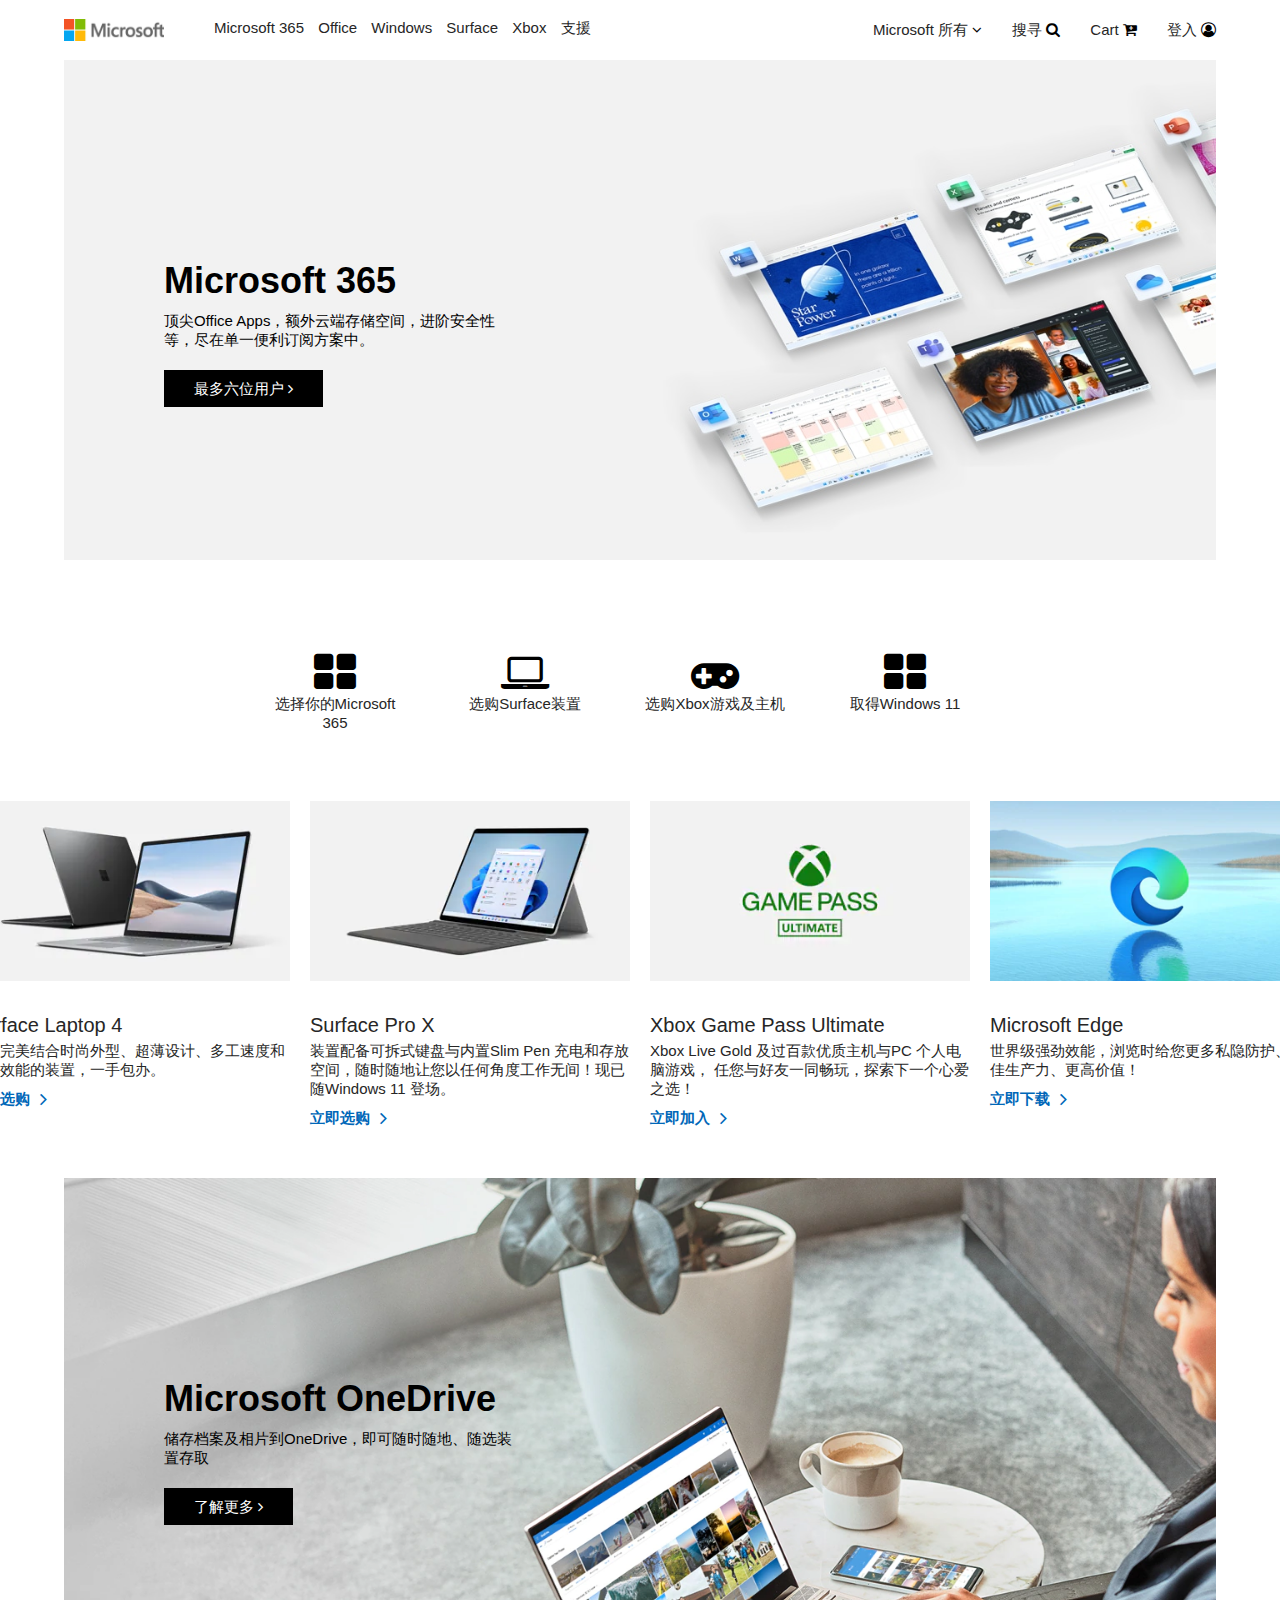
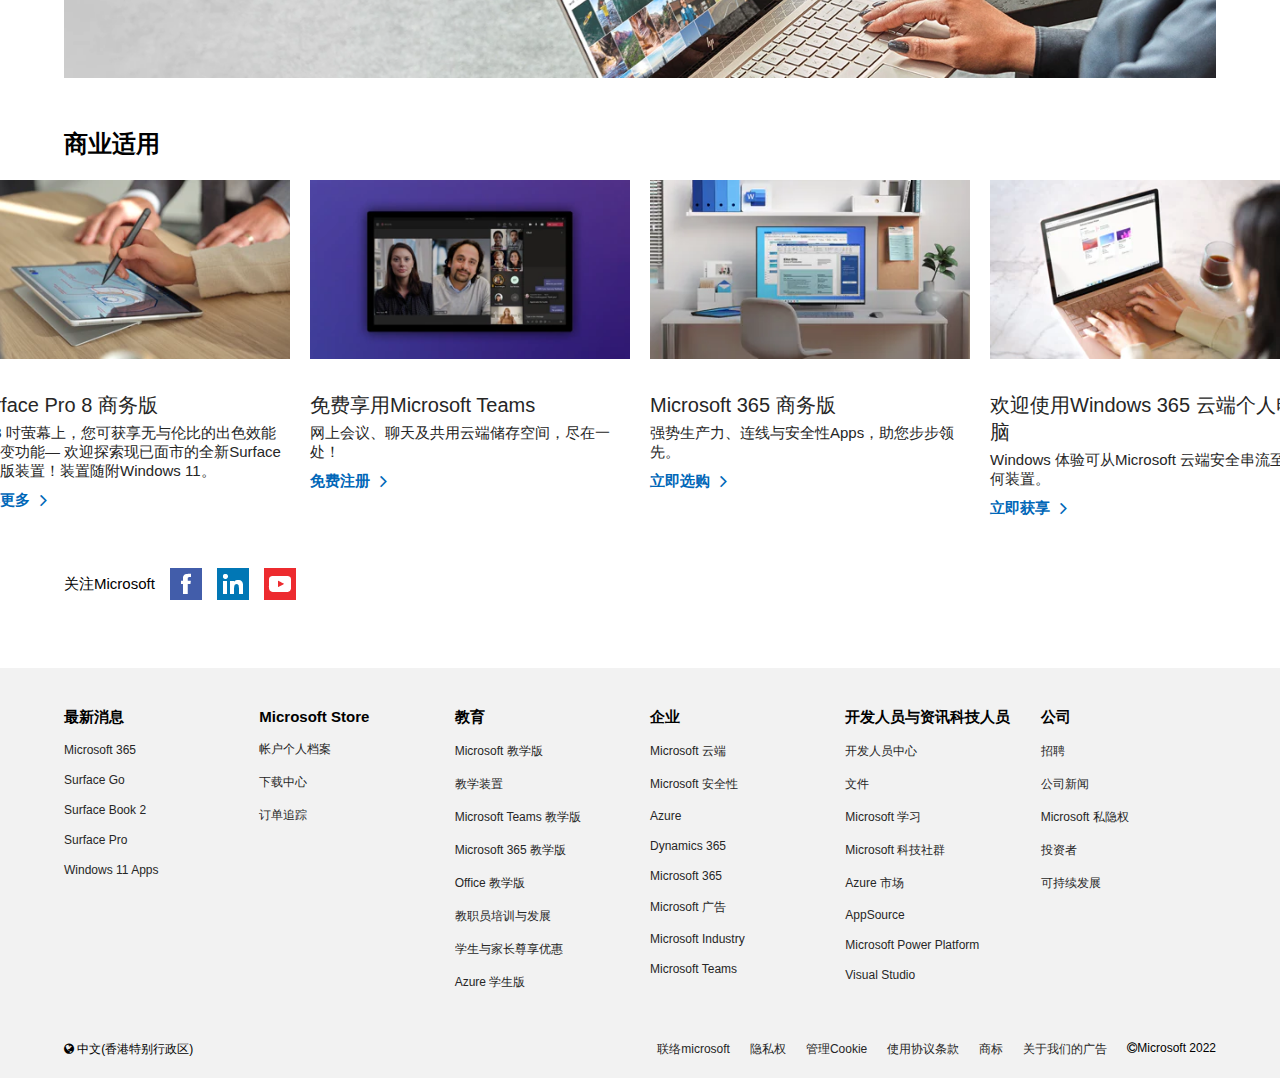
<file: Microsoft/index.html>
<!DOCTYPE html>
<html lang="en">

<head>
    <meta charset="UTF-8">
    <meta http-equiv="X-UA-Compatible" content="IE=edge">
    <meta name="viewport" content="width=device-width, initial-scale=1.0">
    <title>Microsoft</title>
    <link rel="shortcut icon" href="./images/favicon.ico">
    <link href="//netdna.bootstrapcdn.com/font-awesome/4.7.0/css/font-awesome.min.css" rel="stylesheet">
    <link rel="stylesheet" href="./index.css">
</head>

<body>
    <!-- menu-button -->
    <div class="menu-btn">
        <i class="fa fa-bars fa-2x"></i>
    </div>

    <!-- phone menu -->
    <div class="phone-menu">
        <ul>
            <li class="item"><a href="#">Microsoft 365</a></li>
            <li class="item"><a href="#">Office</a></li>
            <li class="item"><a href="#">Windows</a></li>
            <li class="item"><a href="#">Surface</a></li>
            <li class="item"><a href="#">Xbos</a></li>
            <li class="item"><a href="#">支援</a></li>
            <li class="item"><a href="#">软件<span>软件</span><i class="fa fa-angle-down"></i></a></li>
            <li class="item"><a href="#"><span>PC 及装置</span><i class="fa fa-angle-down"></i></a></li>
            <li class="item"><a href="#"><span>娱乐</span><i class="fa fa-angle-down"></i></a></li>
            <li class="item"><a href="#"><span>企业</span><i class="fa fa-angle-down"></i></a></li>
            <li class="item"><a href="#"><span>开发人员与资讯科技人员</span><i class="fa fa-angle-down"></i></a></li>
            <li class="item"><a href="#"><span>其他</span><i class="fa fa-angle-down"></i></a></li>
            <li class="item"><a href="#">查看网站地图</a></li>
        </ul>
    </div>

    <!-- main -->
    <div class="container">
        <header class="header">
            <div class="header-left">
                <img src="./images/Microsoft.png" alt="">
                <ul class="nav dispear-phone">
                    <ui class="item"><a href="#">Microsoft 365</a></ui>
                    <ui class="item"><a href="#">Office</a></ui>
                    <ui class="item"><a href="#">Windows</a></ui>
                    <ui class="item"><a href="#">Surface</a></ui>
                    <ui class="item"><a href="#">Xbox</a></ui>
                    <ui class="item"><a href="#">支援</a></ui>
                </ul>
            </div>
            <div class="header-right">
                <div class="item dispear-phone"><a href="#">Microsoft 所有 </a><i class="fa fa-angle-down"></i></div>
                <div class="item"><a href="#" class="dispear-phone">搜寻 </a><i class="fa fa-search"></i></div>
                <div class="item"><a href="#" class="dispear-phone">Cart </a><i class="fa fa-cart-plus"></i></div>
                <div class="item"><a href="#" class="dispear-phone">登入 </a><i class="fa fa-user-circle-o"></i></div>
            </div>
        </header>

        <section class="banner1">
            <div class="content dispear-phone">
                <p class="title">Microsoft 365</p>
                <p class="description">顶尖Office Apps，额外云端存储空间，进阶安全性等，尽在单一便利订阅方案中。</p>
                <span class="btn"><a href="#">最多六位用户 <i class="fa fa-angle-right"></i></a></span>
            </div>
        </section>

        <section class="itemscope width-90">
            <ul class="scope">
                <li class="item"><i class="fa fa-th-large fa-3x"></i><a href="#">选择你的Microsoft 365</a></li>
                <li class="item"><i class="fa fa-laptop fa-3x"></i><a href="#">选购Surface装置</a></li>
                <li class="item"><i class="fa fa-gamepad fa-3x"></i><a href="#">选购Xbox游戏及主机</a></li>
                <li class="item"><i class="fa fa-th-large fa-3x"></i><a href="#">取得Windows 11</a></li>
            </ul>
        </section>

        <section class="primary1 width-90">
            <div class="item">
                <a href="#">
                    <img src="./images/surface laptop 4.webp" alt="Surface Laptop 4">
                    <p class="title">Surface Laptop 4</p>
                    <p class="content">运用完美结合时尚外型、超薄设计、多工速度和增强效能的装置，一手包办。</p>
                    <p class="btn"><a href="#"><span>立即选购</span><i class="fa fa-angle-right fa-lg"></i></a></p>
                </a>
            </div>
            <div class="item">
                <a href="#">
                    <img src="./images/surface pro x.webp" alt="Surface Pro X">
                    <p class="title">Surface Pro X</p>
                    <p class="content">装置配备可拆式键盘与内置Slim Pen 充电和存放空间，随时随地让您以任何角度工作无间！现已随Windows 11 登场。</p>
                    <p class="btn"><a href="#"><span>立即选购</span><i class="fa fa-angle-right fa-lg"></i></a></p>
                </a>
            </div>
            <div class="item">
                <a href="#">
                    <img src="./images/xbox.webp" alt="Xbox">
                    <p class="title">Xbox Game Pass Ultimate</p>
                    <p class="content">Xbox Live Gold 及过百款优质主机与PC 个人电脑游戏， 任您与好友一同畅玩，探索下一个心爱之选！</p>
                    <p class="btn"><a href="#"><span>立即加入</span><i class="fa fa-angle-right fa-lg"></i></a></p>
                </a>
            </div>
            <div class="item">
                <a href="#">
                    <img src="./images/edge.webp" alt="Micorsoft Edge">
                    <p class="title">Microsoft Edge</p>
                    <p class="content">世界级强劲效能，浏览时给您更多私隐防护、更佳生产力、更高价值！</p>
                    <p class="btn"><a href="#"><span>立即下载</span><i class="fa fa-angle-right fa-lg"></i></a></p>
                </a>
            </div>
        </section>

        <section class="banner2">
            <div class="content dispear-phone">
                <p class="title">Microsoft OneDrive</p>
                <p class="description">储存档案及相片到OneDrive，即可随时随地、随选装置存取</p>
                <span class="btn"><a href="#">了解更多 <i class="fa fa-angle-right"></i></a></span>
            </div>
        </section>

        <p class="business width-90">商业适用</p>

        <section class="primary1 width-90">
            <div class="item">
                <a href="#">
                    <img src="./images/Surface Pro 8.webp" alt="Surface Pro 8">
                    <p class="title">Surface Pro 8 商务版</p>
                    <p class="content">在13 吋萤幕上，您可获享无与伦比的出色效能与百变功能— 欢迎探索现已面市的全新Surface 商务版装置！装置随附Windows 11。</p>
                    <p class="btn"><a href="#"><span>了解更多</span><i class="fa fa-angle-right fa-lg"></i></a></p>
                </a>
            </div>
            <div class="item">
                <a href="#">
                    <img src="./images/teams.webp" alt="Microsoft Teams">
                    <p class="title">免费享用Microsoft Teams</p>
                    <p class="content">网上会议、聊天及共用云端储存空间，尽在一处！</p>
                    <p class="btn"><a href="#"><span>免费注册</span><i class="fa fa-angle-right fa-lg"></i></a></p>
                </a>
            </div>
            <div class="item">
                <a href="#">
                    <img src="./images/microsoft 365.webp" alt="Microsoft 365">
                    <p class="title">Microsoft 365 商务版</p>
                    <p class="content">强势生产力、连线与安全性Apps，助您步步领先。</p>
                    <p class="btn"><a href="#"><span>立即选购</span><i class="fa fa-angle-right fa-lg"></i></a></p>
                </a>
            </div>
            <div class="item">
                <a href="#">
                    <img src="./images/windows 365.webp" alt="Windows 365">
                    <p class="title">欢迎使用Windows 365 云端个人电脑</p>
                    <p class="content">Windows 体验可从Microsoft 云端安全串流至任何装置。</p>
                    <p class="btn"><a href="#"><span>立即获享</span><i class="fa fa-angle-right fa-lg"></i></a></p>
                </a>
            </div>
        </section>

        <div class="follow width-90">
            <ul>
                <li>关注Microsoft</li>
                <li><a href="www.facebook.com"><img src="./images/facebook.png" alt="facebook"></a></li>
                <li><a href="www.linkedin.com"><img src="./images/linkedin.png" alt="linkedin"></a></li>
                <li><a href="www.youtube.com"><img src="./images/youtube.png" alt="youtube"></a></li>
            </ul>
        </div>
    </div>

    <!-- footer -->
    <footer class="footer">
        <div class="container">
            <div class="links">
                <div class="link">
                    <div class="head">最新消息</div>
                    <div class="item"><a href="#">Microsoft 365</a></div>
                    <div class="item"><a href="#">Surface Go</a></div>
                    <div class="item"><a href="#">Surface Book 2</a></div>
                    <div class="item"><a href="#">Surface Pro</a></div>
                    <div class="item"><a href="#">Windows 11 Apps</a></div>
                </div>
                <div class="link">
                    <div class="head">Microsoft Store</div>
                    <div class="item"><a href="#">帐户个人档案</a></div>
                    <div class="item"><a href="#">下载中心</a></div>
                    <div class="item"><a href="#">订单追踪</a></div>
                </div>
                <div class="link">
                    <div class="head">教育</div>
                    <div class="item"><a href="#">Microsoft 教学版</a></div>
                    <div class="item"><a href="#">教学装置</a></div>
                    <div class="item"><a href="#">Microsoft Teams 教学版</a></div>
                    <div class="item"><a href="#">Microsoft 365 教学版</a></div>
                    <div class="item"><a href="#">Office 教学版</a></div>
                    <div class="item"><a href="#">教职员培训与发展</a></div>
                    <div class="item"><a href="#">学生与家长尊享优惠</a></div>
                    <div class="item"><a href="#">Azure 学生版</a></div>
                </div>
                <div class="link">
                    <div class="head">企业</div>
                    <div class="item"><a href="#">Microsoft 云端</a></div>
                    <div class="item"><a href="#">Microsoft 安全性</a></div>
                    <div class="item"><a href="#">Azure</a></div>
                    <div class="item"><a href="#">Dynamics 365</a></div>
                    <div class="item"><a href="#">Microsoft 365</a></div>
                    <div class="item"><a href="#">Microsoft 广告</a></div>
                    <div class="item"><a href="#">Microsoft Industry</a></div>
                    <div class="item"><a href="#">Microsoft Teams</a></div>
                </div>
                <div class="link">
                    <div class="head">开发人员与资讯科技人员</div>
                    <div class="item"><a href="#">开发人员中心</a></div>
                    <div class="item"><a href="#">文件</a></div>
                    <div class="item"><a href="#">Microsoft 学习</a></div>
                    <div class="item"><a href="#">Microsoft 科技社群</a></div>
                    <div class="item"><a href="#">Azure 市场</a></div>
                    <div class="item"><a href="#">AppSource</a></div>
                    <div class="item"><a href="#">Microsoft Power Platform</a></div>
                    <div class="item"><a href="#">Visual Studio</a></div>
                </div>
                <div class="link">
                    <div class="head">公司</div>
                    <div class="item"><a href="#">招聘</a></div>
                    <div class="item"><a href="#">公司新闻</a></div>
                    <div class="item"><a href="#">Microsoft 私隐权</a></div>
                    <div class="item"><a href="#">投资者</a></div>
                    <div class="item"><a href="#">可持续发展</a></div>
                </div>
            </div>

            <div class="others">
                <div class="other-left">
                    <i class="fa fa-globe"></i>
                    <span class="locate">中文(香港特别行政区)</span>
                </div>
                <div class="other-right">
                    <div class="item"><a href="#">联络microsoft</a></div>
                    <div class="item"><a href="#">隐私权</a></div>
                    <div class="item"><a href="#">管理Cookie</a></div>
                    <div class="item"><a href="#">使用协议条款</a></div>
                    <div class="item"><a href="#">商标</a></div>
                    <div class="item"><a href="#">关于我们的广告</a></div>
                    <div><i class="fa fa-copyright"></i>Microsoft 2022</div>
                </div>
            </div>
        </div>
    </footer>

</body>

</html>
</file>
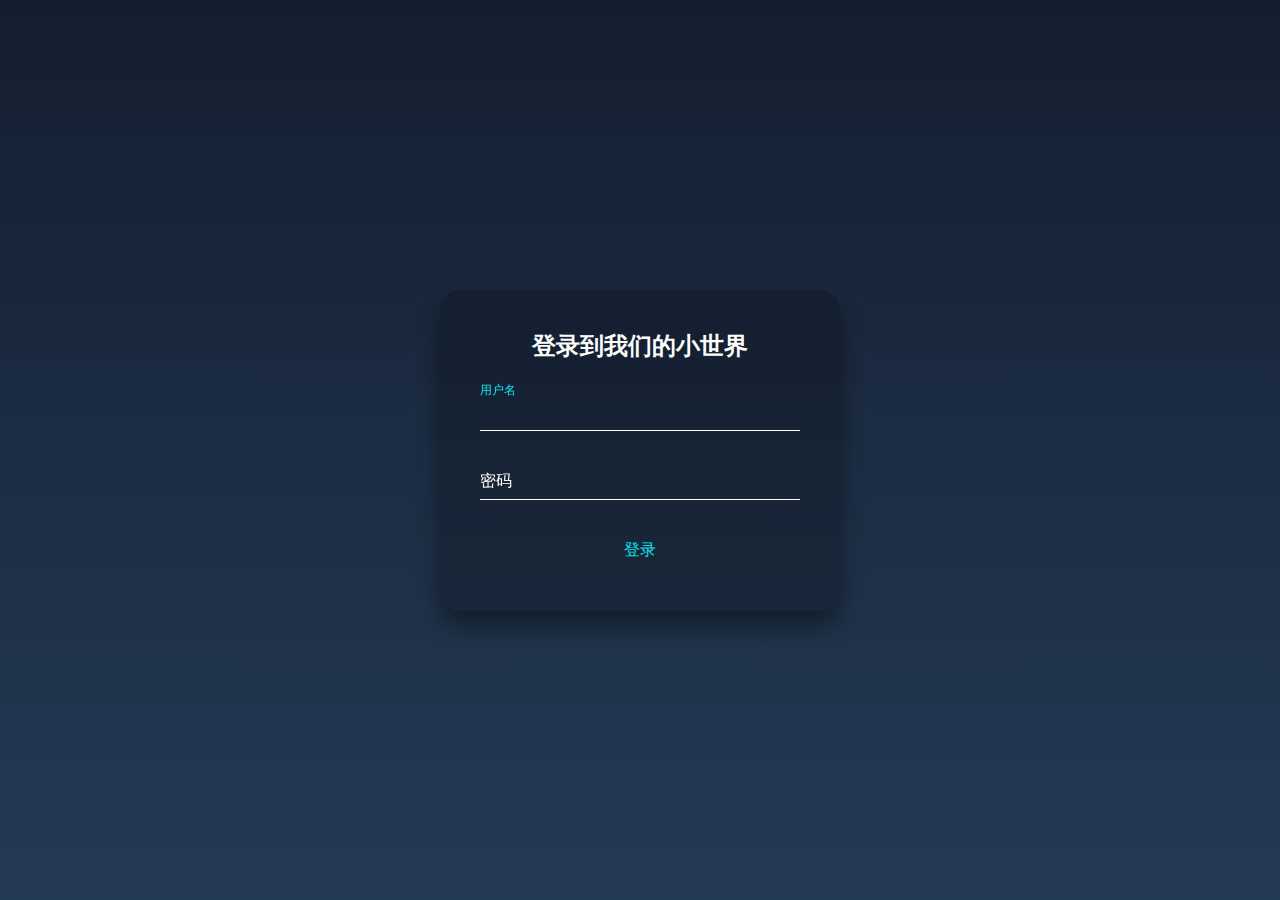
<file: Login/login.html>
<!DOCTYPE html>
<html lang="en">

<head>
    <meta charset="UTF-8">
    <meta http-equiv="X-UA-Compatible" content="IE=edge">
    <meta name="viewport" content="width=device-width, initial-scale=1.0">
    <title>Login</title>
    <link rel="shortcut icon" href="./logo.png">
    <link rel="stylesheet" href="./login.css">
</head>

<body>
    <div class="container">
        <h2>登录到我们的小世界</h2>
        <div class="form-input">
            <input type="text" class="input" required autofocus>
            <label>用户名</label>
        </div>
        <div class="form-input">
            <input type="password" class="input" required>
            <label>密码</label>
        </div>
        <a href="javascript:void(0)" onclick="submit()">
            登录
            <span></span>
            <span></span>
            <span></span>
            <span></span>
        </a>
    </div>

    <script src="https://apps.bdimg.com/libs/jquery/2.1.4/jquery.min.js"></script>
    <script>
        function submit() {
            username = document.getElementsByTagName('input')[0].value;
            password = document.getElementsByTagName('input')[1].value;

            $.getJSON("./user.json", function (data) {
                console.log(data)
                if(username === data.username && password === data.password){
                    window.location.href='http://www.baidu.com';
                }
            });

        }
    </script>
</body>

</html>
</file>
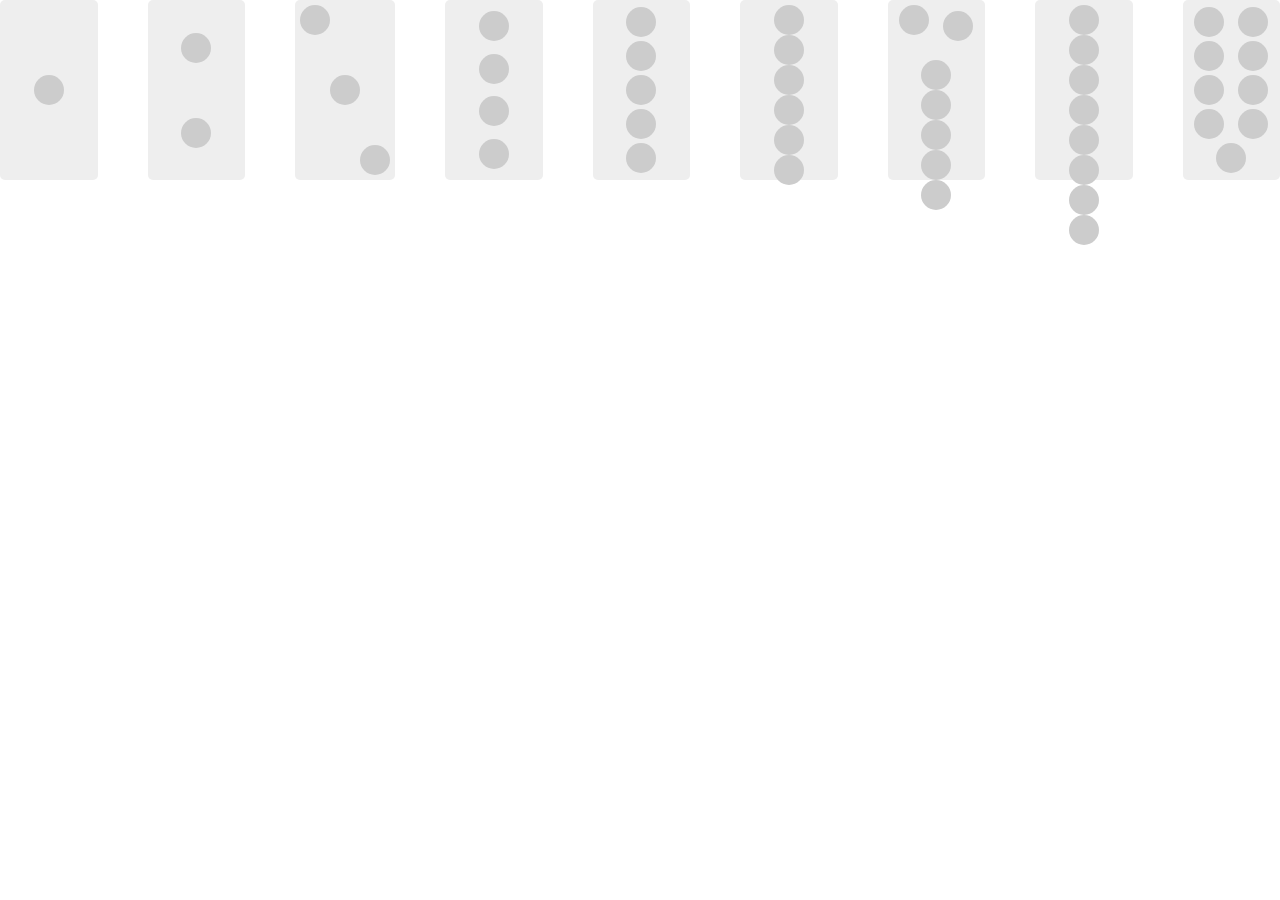
<file: majiang/majiang-flex.html>
<!DOCTYPE html>
<html lang="en">
<head>
    <meta charset="UTF-8">
    <meta http-equiv="X-UA-Compatible" content="IE=edge">
    <meta name="viewport" content="width=device-width, initial-scale=1.0">
    <title>麻将-flex布局</title>
    <link rel="stylesheet" href="./majiang.css">
</head>
<body>
    <div class="container">
        <div class="box">
            <ul class="one">
                <li class="item"></li>
            </ul>
        </div>
        <div class="box">
            <ul class="two">
                <li class="item"></li>
                <li class="item"></li>
            </ul>
        </div>
        <div class="box">
            <ul class="three">
                <li class="item"></li>
                <li class="item"></li>
                <li class="item"></li>
            </ul>
        </div>
        <div class="box">
            <ul class="four">
                <li class="item"></li>
                <li class="item"></li>
                <li class="item"></li>
                <li class="item"></li>
            </ul>
        </div>
        <div class="box">
            <ul class="five">
                <li class="item"></li>
                <li class="item"></li>
                <li class="item"></li>
                <li class="item"></li>
                <li class="item"></li>
            </ul>
        </div>
        <div class="box">
            <ul class="six">
                <li class="item"></li>
                <li class="item"></li>
                <li class="item"></li>
                <li class="item"></li>
                <li class="item"></li>
                <li class="item"></li>
            </ul>
        </div>
        <div class="box">
            <ul class="seven-top">
                <li class="item"></li>
                <li class="item"></li>
                <li class="item"></li>
            </ul>
            <ul class="seven-bottom">
                <li class="item"></li>
                <li class="item"></li>
                <li class="item"></li>
                <li class="item"></li>
        </div>
        <div class="box">
            <ul class="eight">
                <li class="item"></li>
                <li class="item"></li>
                <li class="item"></li>
                <li class="item"></li>
                <li class="item"></li>
                <li class="item"></li>
                <li class="item"></li>
                <li class="item"></li>
            </ul>
        </div>
        <div class="box">
            <ul class="nine">
                <li class="item"></li>
                <li class="item"></li>
                <li class="item"></li>
                <li class="item"></li>
                <li class="item"></li>
                <li class="item"></li>
                <li class="item"></li>
                <li class="item"></li>
                <li class="item"></li>
            </ul>
        </div>
    </div>
</body>
</html>
</file>
<file: Microsoft/index.css>
*{
    margin: 0;
    padding: 0;
    box-sizing: border-box;
}

body{
    font-size: 15px;
    font-family: 'Segoe UI',SegoeUI,'Microsoft JhengHei',微軟正黑體,"Helvetica Neue",Helvetica,Arial,sans-serif;
    min-width: 310px;
    color: #000;
    background-color: #fff;
}

.container{
    width: 90%;
    margin: 0 auto;
}

a{
    color: #262626;
    text-decoration: none;
}

ul{
    list-style: none;
}

/* ---------------phone-menu----------------- */
.menu-btn{
    position: absolute;
    top: 15px;
    left: 20px;
    cursor: pointer;
    z-index: 2;
    display: none;
}

.phone-menu{
    display: none;
}

/* ---------------Header---------------- */
.header{
    height: 60px;
    display: flex;
    align-items: center;
    justify-content: space-between;
}

/* header-left */
.header .header-left{
    display: flex;
}

.header .header-left img{
    width: 100px;
}

.header .header-left .nav{
    margin-left: 40px;
}

.header .header-left .nav .item{
    margin-left: 10px;
}

.header .header-left .nav .item:hover{
    border-bottom: 4px solid #000;
}

/* header-left */
.header .header-right{
    display: flex;
}

.header .header-right .item{
    margin-left: 30px;
}

.header .header-right .item:hover{
    border-bottom: 4px solid #000;
}

/* -------------Banner1--------------- */
.banner1{
    width: 100%;
    height: 500px;
    background: url(./images/banner1.jpg) no-repeat center center/cover;
}

.banner1 .content{
    width: 40%;
    padding-top: 200px;
    padding-left: 100px;
}

.banner1 .content .title{
    font-size: 36px;
    font-weight: 700;
    margin-bottom: 10px;
}

.banner1 .content .description{
    margin-bottom: 30px;
}

.banner1 .content .btn{
    background-color: #000;
    padding: 10px 30px;
}

.banner1 .content .btn a{
    color: #fff;
}

/* ----------------itemscope--------------- */
.itemscope{
    /* height: 250px; */
    margin: 70px;
    display: flex;
    justify-content: center;
    align-items: center;
}

.itemscope .scope{
    margin-top: 20px;
    display: flex;
    justify-content: center;
}

.itemscope .scope .item{
    display: flex;
    flex-direction: column;
    align-items: center;
    width: 150px;
    margin-right: 40px;
}

.itemscope .scope .item a{
    text-align: center;
}

.itemscope .scope .item a:hover{
    text-decoration:underline;
}

/* -------------primary1--------------- */
.primary1{
    /* height: 400px; */
    margin-top: 20px;
    display: grid;
    grid-template-columns: repeat(4, 1fr);
    justify-content: center;
    align-items: flex-start;
    gap: 20px;
}

.primary1 .item{
    display: flex;
    flex-direction: column;
}

.primary1 .item img{
    width: 320px;
}

.primary1 .item .title{
    font-size: 20px;
    font-weight: 500;
    margin-top: 30px;
}

.primary1 .item .content{
    margin: 5px 0 10px;
}

.primary1 .item .btn a{
    color: #0067b8;
    display: flex;
    align-items: center;
    /* justify-content: center; */
}

.primary1 .item .btn span{
    color: #0067b8;
    font-weight: 800;
    margin-right: 10px;
    transition: margin-right 0.5s;
}

.primary1 .item .btn span:hover{
    border-bottom: 3px solid #0067b8;
    margin-right: 15px;
}

.primary1 .item .btn i{
    color: #0067b8;
}

/* -------------Banner2--------------- */
.banner2{
    height: 500px;
    width: 100%;
    background: url(./images/banner2.webp) no-repeat center center/cover;
    margin: 50px 0;
}

.banner2 .content{
    width: 40%;
    padding-top: 200px;
    padding-left: 100px;
}

.banner2 .content .title{
    font-size: 36px;
    font-weight: 700;
    margin-bottom: 10px;
}

.banner2 .content .description{
    margin-bottom: 30px;
}

.banner2 .content .btn{
    background-color: #000;
    padding: 10px 30px;
}

.banner2 .content .btn a{
    color: #fff;
}

/* -------------- business --------------- */
.business{
    font-size: 24px;
    font-weight: 700;
}

/* -------------- follow ------------------ */
.follow{
    margin-top: 50px;
    height: 100px;
}

.follow ul{
    display: flex;
    gap: 15px;
    align-items: center;
}

.follow ul li{
    line-height: 32px;
    height: 32px;
}

/* ---------------- footer ----------------- */
.footer{
    width: 100%;
    background-color: #f2f2f2;
    font-size: 12px;
}

.footer .container{
    width: 90%;
    margin: 0 auto;
}

.footer .container .links{
    padding-top: 40px;
    display: grid;
    grid-template-columns: repeat(6, 1fr);
    gap: 20px;
}

.footer .container .links .link{
    display: flex;
    flex-direction: column;
    gap: 16px;
}

.footer .container .links .link .head{
    font-size: 15px;
    font-weight: 600;
}

.footer .container .links .link .item:hover{
    text-decoration: underline;
}

.footer .container .others{
    padding: 50px 0 20px;
    display: flex;
    justify-content: space-between;
}

.footer .container .others .other-right{
    display: flex;
    gap: 20px;
}

.footer .container .others .other-right .item:hover{
    text-decoration: underline;
}

/* ----------------- 自适应布局 ----------------- */
@media(max-width : 850px) {
    .menu-btn{
        display: block;
    }

    .phone-menu{
        width: 100%;
        height: 700px;
        position: absolute;
        top: 60px;
        background-color: #f2f2f2;
        transform: translate(-500px);
    }

    .dispear-phone{
        display: none;
    }

    .header .header-left img{
        position: absolute;
        left: 50%;
        transform: translate(-50%, -50%);
    }

    .container{
        width: 100%;
    }

    .width-90{
        width: 90%;
        margin: 0 auto;
    }

    .primary1{
        grid-template-columns: repeat(2, 1fr);
    }

    .business{
        margin-bottom: 10px;
    }

    .follow{
        margin-top: 30px;
    }

    .footer .container .links{
        grid-template-columns: repeat(3, 1fr);
        gap: 40px;
    }

    .footer .container .others{
        flex-direction: column;
        gap: 10px;
    }
}

@media(max-width : 550px) {
    .itemscope{
        margin-bottom: 50px;
    }
    .itemscope .scope{
        flex-direction: column;
        gap: 20px;
    }

    .primary1{
        grid-template-columns: 1fr;
        gap: 30px;
    }

    .primary1 .item a{
        display: flex;
        flex-direction: column;
        align-items: center;
    }

    .primary1 .item .title{
        margin-top: 10px;
    }

    .footer .container .links{
        grid-template-columns: 1fr;
        gap: 20px;
    }

    .footer .container .links .link{
        gap: 8px;
    }

    .footer .container .others .other-right{
        flex-direction: column;
        gap: 5px;
    }
}
</file>
<file: Login/login.css>
*{
    margin: 0;
    padding: 0;
    box-sizing: border-box;
}

body{
    display: flex;
    justify-content: center;
    align-items: center;
    height: 100vh;
    background: linear-gradient(#141e30, #243b55);
}

.container{
    width: 400px;
    display: flex;
    flex-direction: column;
    align-items: center;
    padding: 40px;
    background-color: rgba(0, 0, 0, 0.2);
    border-radius: 20px;
    box-shadow: 0 15px 25px rgba(0, 0, 0, 0.4);
}

h2{
    color: #fff;
    margin-bottom: 30px;
}

.form-input{
    position: relative;
    width: 100%;
}

input{
    outline: none;
    border: none;
    width: 100%;
    padding: 10px 0;
    margin-bottom: 30px;
    color: #fff;
    font-size: 16px;
    border-bottom: 1px solid #fff;
    background-color: transparent;
}

label {
	position: absolute;
	top: 0;
	left: 0;
	padding: 10px 0;
	color: #fff;
	/* 这个属性的默认值是auto 默认是这个元素可以被点击 但是如果我们写了none 就是这个元素不能被点击 , 就好像它可见但是不能用 可望而不可即 */
	/* 这个就是两者的区别 */
	pointer-events: none;
	/* 加个过渡 */
	transition: all 0.5s;
}
/* :focus 选择器是当input获得焦点是触发的样式 + 是相邻兄弟选择器 去找与input相邻的兄弟label */
/* :valid 选择器是判断input框的内容是否合法,如果合法会执行下面的属性代码,不合法就不会执行,我们刚开始写布局的时候给input框写了required 我们删掉看对比 当没有required的话input框的值就会被认为一直合法,所以一直都是下方的样式 ,但是密码不会,密码框内的值为空,那么这句话局不合法,required不能为空 当我们给密码框写点东西的时候才会执行以下代码*/
input:focus + label,
input:valid + label {
	top: -20px;
	color: #03e9f4;
	font-size: 12px;
}
a {
	overflow: hidden;
	position: relative;
	padding: 10px 20px;
	color: #03e9f4;
	/* 取消a表现原有的下划线 */
	text-decoration: none;
	/* 同样加个过渡 */
	transition: all 0.5s;
}
a:hover {
	color: #fff;
	border-radius: 5px;
	background-color: #03e9f4;
	box-shadow: 0 0 5px #03e9f4, 0 0 25px #03e9f4, 0 0 50px #03e9f4,
		0 0 100px #03e9f4;
}
a span {
	position: absolute;
}
a span:first-child {
	top: 0;
	left: -100%;
	width: 100%;
	height: 2px;
	/* to right 就是往右边 下面的同理 */
	background: linear-gradient(to right, transparent, #03e9f4);
	/* 动画 名称 时长 linear是匀速运动 infinite是无限次运动 */
	animation: move1 1s linear infinite;
}
a span:nth-child(2) {
	right: 0;
	top: -100%;
	width: 2px;
	height: 100%;
	background: linear-gradient(transparent, #03e9f4);
	/* 这里多了个0.25s其实是延迟时间 */
	animation: move2 1s linear 0.25s infinite;
}
a span:nth-child(3) {
	right: -100%;
	bottom: 0;
	width: 100%;
	height: 2px;
	background: linear-gradient(to left, transparent, #03e9f4);
	animation: move3 1s linear 0.5s infinite;
}
a span:last-child {
	left: 0;
	bottom: -100%;
	width: 2px;
	height: 100%;
	background: linear-gradient(#03e9f4, transparent);
	animation: move4 1s linear 0.75s infinite;
}
/* 写一下动画 再坚持一下 视频马上就完了 */
@keyframes move1 {
	0% {
		left: -100%;
	}
	50%,
	100% {
		left: 100%;
	}
}
@keyframes move2 {
	0% {
		top: -100%;
	}
	50%,
	100% {
		top: 100%;
	}
}
@keyframes move3 {
	0% {
		right: -100%;
	}
	50%,
	100% {
		right: 100%;
	}
}
@keyframes move4 {
	0% {
		bottom: -100%;
	}
	50%,
	100% {
		bottom: 100%;
	}
}
</file>
<file: majiang/majiang.css>
*{
    margin: 0;
    padding: 0;
    box-sizing: border-box;
}

.container{
    width: 100%;
    height: 100vh;
    display: grid;
    grid-template-columns: repeat(9, 1fr);
    gap: 50px;
}

.box{
    height: 20%;
    background-color: #eee;
    border-radius: 5px;
    padding: 5px;
}

.item{
    list-style: none;
    width: 30px;
    height: 30px;
    border-radius: 15px;
    background-color: #ccc;
}

.one{
    height: 100%;
    display: flex;
    justify-content: center;
    align-items: center;
}

.two{
    height: 100%;
    display: flex;
    flex-direction: column;
    justify-content: space-around;
    align-items: center;
}

.three{
    height: 100%;
    display: flex;
    justify-content: space-around;
}

.three li:nth-child(2){
    align-self: center;
}

.three li:nth-child(3){
    align-self: flex-end;
}

.four{
    height: 100%;
    display: flex;
    flex-wrap: wrap;
    justify-content: space-around;
    align-items: center;
}

.four li{
    margin: 0 10%;
}

.five{
    height: 100%;
    display: flex;
    flex-wrap: wrap;
    justify-content: space-around;
    align-items: center;
}

.five li{
    margin: 0 10%;
}

.five li:nth-child(3){
    margin: 0 20%;
}

.six{
    height: 100%;
    display: flex;
    flex-wrap: wrap;
    justify-content: space-around;
    align-items: center;
}

.six li{
    margin: 0 10%;
}

.seven-top{
    height: 50%;
    display: flex;
    flex-wrap: wrap;
    justify-content: space-around;
}

.seven-top li:nth-child(2){
    align-self: center;
}

.seven-top li:nth-child(3){
    align-self: flex-end;
}

.seven-bottom{
    height: 50%;
    display: flex;
    flex-wrap: wrap;
    justify-content: space-around;
    align-items: center;
}

.seven-bottom li{
    margin: 0 10%;
}

.eight{
    height: 100%;
    display: flex;
    flex-wrap: wrap;
    justify-content: space-around;
    align-items: center;
}

.eight li{
    margin: 0 10%;
}

.nine{
    height: 100%;
    display: flex;
    flex-wrap: wrap;
    justify-content: space-around;
    align-items: center;
}
</file>
